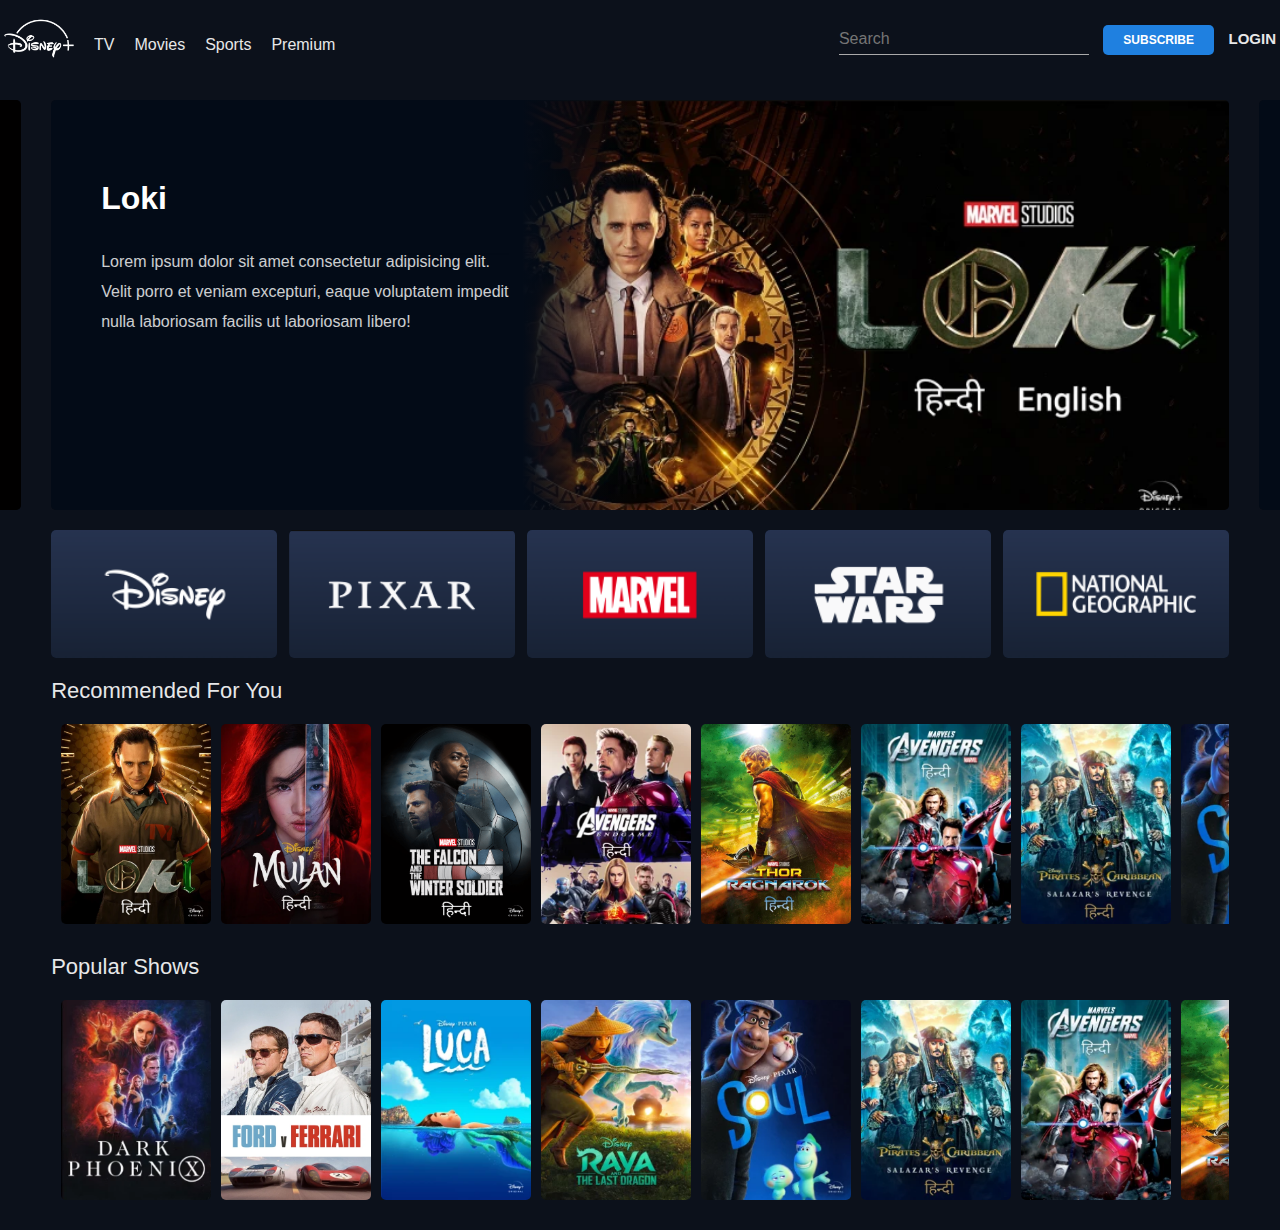
<file: index.html>
<!DOCTYPE html>
<html lang="en">
  <head>
    <meta charset="UTF-8" />
    <meta http-equiv="X-UA-Compatible" content="IE=edge" />
    <meta name="viewport" content="width=device-width, initial-scale=1.0" />
    <title>Disney+ Clone</title>
    <link rel="stylesheet" href="styles.css" />
    <script src="https://ajax.googleapis.com/ajax/libs/jquery/3.6.0/jquery.min.js"></script>
  </head>
  <body>
    <nav class="navbar">
      <img src="images/logo.png" class="brand-logo" alt="" />
      <ul class="nav-links">
        <li class="nav-items"><a href="#">TV</a></li>
        <li class="nav-items"><a href="#">movies</a></li>
        <li class="nav-items"><a href="#">sports</a></li>
        <li class="nav-items"><a href="#">premium</a></li>
      </ul>

      <div class="right-container">
        <input type="text" class="search-box" placeholder="search" />
        <button class="sub-btn">subscribe</button>
        <a href="#" class="login-link">login</a>
      </div>
    </nav>

    <div class="carousel-container">
      <div class="carousel">
        <!-- <div class="slider">
                <div class="slide-content">
                    <h1 class="movie-title">loki</h1>
                    <p class="movie-des">Lorem ipsum dolor sit,amet consectetur
                    adipisicing elit.Suscipit saepe eius ratione nostrum mollitia
                    explicabo quae nam pariatur.Sint,odit?</p>
                </div>
                <img src="images/slider-1.png" alt="">
            </div> -->
      </div>
    </div>
    <div class="video-card-container">
      <div class="video-card">
        <img src="images/disney.PNG" class="video-card-image" alt="" />
        <video src="videos/disney.mp4" muted loop class="card-video"></video>
      </div>
      <div class="video-card">
        <img src="images/pixar.PNG" class="video-card-image" alt="" />
        <video src="videos/pixar.mp4" muted loop class="card-video"></video>
      </div>
      <div class="video-card">
        <img src="images/marvel.PNG" class="video-card-image" alt="" />
        <video src="videos/marvel.mp4" muted loop class="card-video"></video>
      </div>
      <div class="video-card">
        <img src="images/star-wars.PNG" class="video-card-image" alt="" />
        <video src="videos/star-war.mp4" muted loop class="card-video"></video>
      </div>
      <div class="video-card">
        <img src="images/geographic.PNG" class="video-card-image" alt="" />
        <video
          src="videos/geographic.mp4"
          muted
          loop
          class="card-video"
        ></video>
      </div>
    </div>
    <h1 class="title">Recommended For You</h1>
    <div class="movies-list">
      <button class="pre-btn" title="btn">
        <img src="images/pre.png" alt="" />
      </button>
      <button class="nxt-btn" title="btn">
        <img src="images/nxt.png" alt="" />
      </button>
      <div class="card-container">
        <div class="card">
          <img src="images/poster-1.png" class="card-img" alt="" />
          <div class="card-body">
            <h2 class="name">Movie Name</h2>
            <h6 class="des">Lorem ipsum dolor sit amet.</h6>
            <button class="watchlist-btn">add to watchlist</button>
          </div>
        </div>
        <div class="card">
          <img src="images/poster-2.png" class="card-img" alt="" />
          <div class="card-body">
            <h2 class="name">Movie Name</h2>
            <h6 class="des">Lorem ipsum dolor sit amet.</h6>
            <button class="watchlist-btn">add to watchlist</button>
          </div>
        </div>
        <div class="card">
          <img src="images/poster-3.png" class="card-img" alt="" />
          <div class="card-body">
            <h2 class="name">Movie Name</h2>
            <h6 class="des">Lorem ipsum dolor sit amet.</h6>
            <button class="watchlist-btn">add to watchlist</button>
          </div>
        </div>
        <div class="card">
          <img src="images/poster-4.png" class="card-img" alt="" />
          <div class="card-body">
            <h2 class="name">Movie Name</h2>
            <h6 class="des">Lorem ipsum dolor sit amet.</h6>
            <button class="watchlist-btn">add to watchlist</button>
          </div>
        </div>
        <div class="card">
          <img src="images/poster-5.png" class="card-img" alt="" />
          <div class="card-body">
            <h2 class="name">Movie Name</h2>
            <h6 class="des">Lorem ipsum dolor sit amet.</h6>
            <button class="watchlist-btn">add to watchlist</button>
          </div>
        </div>
        <div class="card">
          <img src="images/poster-6.png" class="card-img" alt="" />
          <div class="card-body">
            <h2 class="name">Movie Name</h2>
            <h6 class="des">Lorem ipsum dolor sit amet.</h6>
            <button class="watchlist-btn">add to watchlist</button>
          </div>
        </div>
        <div class="card">
          <img src="images/poster-7.png" class="card-img" alt="" />
          <div class="card-body">
            <h2 class="name">Movie Name</h2>
            <h6 class="des">Lorem ipsum dolor sit amet.</h6>
            <button class="watchlist-btn">add to watchlist</button>
          </div>
        </div>
        <div class="card">
          <img src="images/poster-8.png" class="card-img" alt="" />
          <div class="card-body">
            <h2 class="name">Movie Name</h2>
            <h6 class="des">Lorem ipsum dolor sit amet.</h6>
            <button class="watchlist-btn">add to watchlist</button>
          </div>
        </div>
        <div class="card">
          <img src="images/poster-9.png" class="card-img" alt="" />
          <div class="card-body">
            <h2 class="name">Movie Name</h2>
            <h6 class="des">Lorem ipsum dolor sit amet.</h6>
            <button class="watchlist-btn">add to watchlist</button>
          </div>
        </div>
        <div class="card">
          <img src="images/poster-10.png" class="card-img" alt="" />
          <div class="card-body">
            <h2 class="name">Movie Name</h2>
            <h6 class="des">Lorem ipsum dolor sit amet.</h6>
            <button class="watchlist-btn">add to watchlist</button>
          </div>
        </div>
        <div class="card">
          <img src="images/poster-11.png" class="card-img" alt="" />
          <div class="card-body">
            <h2 class="name">Movie Name</h2>
            <h6 class="des">Lorem ipsum dolor sit amet.</h6>
            <button class="watchlist-btn">add to watchlist</button>
          </div>
        </div>
        <div class="card">
          <img src="images/poster-12.png" class="card-img" alt="" />
          <div class="card-body">
            <h2 class="name">Movie Name</h2>
            <h6 class="des">Lorem ipsum dolor sit amet.</h6>
            <button class="watchlist-btn">add to watchlist</button>
          </div>
        </div>
      </div>
    </div>
    <h1 class="title">Popular Shows</h1>
    <div class="movies-list">
      <button class="pre-btn" title="btn">
        <img src="images/pre.png" alt="" />
      </button>
      <button class="nxt-btn" title="btn">
        <img src="images/nxt.png" alt="" />
      </button>
      <div class="card-container">
        <div class="card">
          <img src="images/poster-12.png" class="card-img" alt="" />
          <div class="card-body">
            <h2 class="name">movie name</h2>
            <h6 class="des">Lorem ipsum dolor sit amet consectetur.</h6>
            <button class="watchlist-btn">add to watchlist</button>
          </div>
        </div>
        <div class="card">
          <img src="images/poster-11.png" class="card-img" alt="" />
          <div class="card-body">
            <h2 class="name">movie name</h2>
            <h6 class="des">Lorem ipsum dolor sit amet consectetur.</h6>
            <button class="watchlist-btn">add to watchlist</button>
          </div>
        </div>
        <div class="card">
          <img src="images/poster-10.png" class="card-img" alt="" />
          <div class="card-body">
            <h2 class="name">movie name</h2>
            <h6 class="des">Lorem ipsum dolor sit amet consectetur.</h6>
            <button class="watchlist-btn">add to watchlist</button>
          </div>
        </div>
        <div class="card">
          <img src="images/poster-9.png" class="card-img" alt="" />
          <div class="card-body">
            <h2 class="name">movie name</h2>
            <h6 class="des">Lorem ipsum dolor sit amet consectetur.</h6>
            <button class="watchlist-btn">add to watchlist</button>
          </div>
        </div>
        <div class="card">
          <img src="images/poster-8.png" class="card-img" alt="" />
          <div class="card-body">
            <h2 class="name">movie name</h2>
            <h6 class="des">Lorem ipsum dolor sit amet consectetur.</h6>
            <button class="watchlist-btn">add to watchlist</button>
          </div>
        </div>
        <div class="card">
          <img src="images/poster-7.png" class="card-img" alt="" />
          <div class="card-body">
            <h2 class="name">movie name</h2>
            <h6 class="des">Lorem ipsum dolor sit amet consectetur.</h6>
            <button class="watchlist-btn">add to watchlist</button>
          </div>
        </div>
        <div class="card">
          <img src="images/poster-6.png" class="card-img" alt="" />
          <div class="card-body">
            <h2 class="name">movie name</h2>
            <h6 class="des">Lorem ipsum dolor sit amet consectetur.</h6>
            <button class="watchlist-btn">add to watchlist</button>
          </div>
        </div>
        <div class="card">
          <img src="images/poster-5.png" class="card-img" alt="" />
          <div class="card-body">
            <h2 class="name">movie name</h2>
            <h6 class="des">Lorem ipsum dolor sit amet consectetur.</h6>
            <button class="watchlist-btn">add to watchlist</button>
          </div>
        </div>
        <div class="card">
          <img src="images/poster-4.png" class="card-img" alt="" />
          <div class="card-body">
            <h2 class="name">movie name</h2>
            <h6 class="des">Lorem ipsum dolor sit amet consectetur.</h6>
            <button class="watchlist-btn">add to watchlist</button>
          </div>
        </div>
        <div class="card">
          <img src="images/poster-3.png" class="card-img" alt="" />
          <div class="card-body">
            <h2 class="name">movie name</h2>
            <h6 class="des">Lorem ipsum dolor sit amet consectetur.</h6>
            <button class="watchlist-btn">add to watchlist</button>
          </div>
        </div>
        <div class="card">
          <img src="images/poster-2.png" class="card-img" alt="" />
          <div class="card-body">
            <h2 class="name">movie name</h2>
            <h6 class="des">Lorem ipsum dolor sit amet consectetur.</h6>
            <button class="watchlist-btn">add to watchlist</button>
          </div>
        </div>
        <div class="card">
          <img src="images/poster-1.png" class="card-img" alt="" />
          <div class="card-body">
            <h2 class="name">movie name</h2>
            <h6 class="des">Lorem ipsum dolor sit amet consectetur.</h6>
            <button class="watchlist-btn">add to watchlist</button>
          </div>
        </div>
      </div>
    </div>

    <script src="index.js" async></script>
  </body>
</html>
</file>
<file: styles.css>
* {
  margin: 0;
  padding: 0;
  box-sizing: border-box;
}

body {
  width: 100%;
  background: #0c111b;
  position: relative;
  font-family: roboto, sans-serif;
}

.navbar {
  width: 100%;
  height: 80px;
  position: fixed;
  top: 0;
  left: 0;
  padding: 0 4px;
  background: #0c111b;
  z-index: 9;
  display: flex;
  align-items: center;
}

.brand-logo {
  height: 70px;
}

.nav-links {
  margin-top: 10px;
  display: flex;
  list-style: none;
}

.nav-items a {
  text-decoration: none;
  margin-left: 20px;
  text-transform: capitalize;
  color: #fff;
  opacity: 0.9;
}

.right-container {
  display: block;
  margin-left: auto;
}

.search-box {
  border: none;
  border-bottom: 1px solid #aaa;
  background: transparent;
  outline: none;
  height: 30px;
  color: #fff;
  width: 250px;
  text-transform: capitalize;
  font-size: 16px;
  font-weight: 500;
  transition: 0.5s;
}

.search-box:focus {
  width: 400px;
  border-color: #1f80e0;
}

.sub-btn {
  background: #1f80e0;
  height: 30px;
  padding: 0 20px;
  color: #fff;
  border-radius: 5px;
  border: none;
  outline: none;
  text-transform: uppercase;
  font-weight: 700;
  font-size: 12px;
  margin: 0 10px;
}

.login-link {
  color: #fff;
  opacity: 0.9;
  text-transform: uppercase;
  font-size: 15px;
  font-weight: 700;
  text-decoration: none;
}

.carousel-container {
  position: relative;
  width: 100%;
  height: 450px;
  padding: 20px 0;
  overflow-x: hidden;
  margin-top: 80px;
}

.carousel {
  display: flex;
  width: 92%;
  height: 100%;
  position: relative;
  margin: auto;
}

.slider {
  flex: 0 0 auto;
  margin-right: 30px;
  position: relative;
  background: rgba(0, 0, 0, 0.5);
  border-radius: 5px;
  width: 100%;
  height: 100%;
  left: 0;
  transition: 1s;
  overflow: hidden;
}

.slider img {
  width: 70%;
  min-height: 100%;
  object-fit: cover;
  display: block;
  margin-left: auto;
}

.slide-content {
  position: absolute;
  width: 50%;
  height: 100%;
  z-index: 2;
  background: linear-gradient(to right, #030b17 80%, #0c111b00);
  color: #fff;
}

.movie-title {
  padding-left: 50px;
  text-transform: capitalize;
  margin-top: 80px;
}

.movie-des {
  width: 80%;
  line-height: 30px;
  padding-left: 50px;
  margin-top: 30px;
  opacity: 0.8;
}

.video-card-container {
  position: relative;
  width: 92%;
  margin: auto;
  height: 10vw;
  display: flex;
  margin-bottom: 20px;
  justify-content: space-between;
}

.video-card {
  position: relative;
  min-width: calc(100% / 5 - 10px);
  width: calc(100% / 5 - 10px);
  height: 100%;
  border-radius: 5px;
  overflow: hidden;
  background: #030b17;
}

.video-card-image,
.card-video {
  width: 100%;
  height: 100%;
  object-fit: cover;
}

.card-video {
  position: absolute;
}

.video-card:hover .video-card-image {
  display: none;
}
.title {
  color: #fff;
  opacity: 0.9;
  padding-left: 4%;
  text-transform: capitalize;
  font-size: 22px;
  font-weight: 500;
}

.movies-list {
  width: 100%;
  height: 220px;
  position: relative;
  margin: 10px 0 20px;
}

.card-container {
  position: relative;
  width: 92%;
  padding-left: 10px;
  height: 220px;
  display: flex;
  margin: 0 auto;
  align-items: center;
  overflow-x: auto;
  overflow-y: visible;
  scroll-behavior: smooth;
}

.card-container::-webkit-scrollbar {
  display: none;
}

.card {
  position: relative;
  min-width: 150px;
  width: 150px;
  height: 200px;
  border-radius: 5px;
  overflow: hidden;
  margin-right: 10px;
  transition: 0.5s;
}

.card-img {
  width: 100%;
  height: 100%;
  object-fit: cover;
}

.card:hover {
  transform: scale(1.1);
}

.card:hover .card-body {
  opacity: 1;
}

.card-body {
  opacity: 0;
  width: 100%;
  height: 100%;
  position: absolute;
  top: 0;
  left: 0;
  z-index: 2;
  background: linear-gradient(to bottom, rgba(4, 8, 15, 0), #192133 90%);
  padding: 10px;
  transition: 0.5s;
}

.name {
  color: #fff;
  font-size: 15px;
  font-weight: 500;
  text-transform: capitalize;
  margin-top: 60%;
}

.des {
  color: #fff;
  opacity: 0.8;
  margin: 5px 0;
  font-weight: 500;
  font-size: 12px;
}

.watchlist-btn {
  position: relative;
  width: 100%;
  text-transform: capitalize;
  background: none;
  border: none;
  font-weight: 500;
  text-align: right;
  color: rgba(255, 255, 255, 0.5);
  margin: 5px 0;
  cursor: pointer;
  padding: 10px 5px;
  border-radius: 5px;
}

.watchlist-btn::before {
  content: "";
  position: absolute;
  top: 0;
  left: -5px;
  height: 35px;
  width: 35px;
  background-image: url(images/add.png);
  background-size: cover;
  transform: scale(0.4);
}

.watchlist-btn:hover {
  color: #fff;
  background: rgba(255, 255, 255, 0.1);
}

.pre-btn,
.nxt-btn {
  position: absolute;
  top: 0;
  width: 5%;
  height: 100%;
  z-index: 2;
  border: none;
  cursor: pointer;
  outline: none;
}

.pre-btn {
  left: 0;
  background: linear-gradient(to right, #0c111b 0%, #0c111b00);
}

.nxt-btn {
  right: 0;
  background: linear-gradient(to left, #0c111b 0%, #0c111b00);
}

.pre-btn img,
.nxt-btn img {
  width: 15px;
  height: 20px;
  opacity: 0;
}

.pre-btn:hover img,
.nxt-btn:hover img {
  opacity: 1;
}
</file>
